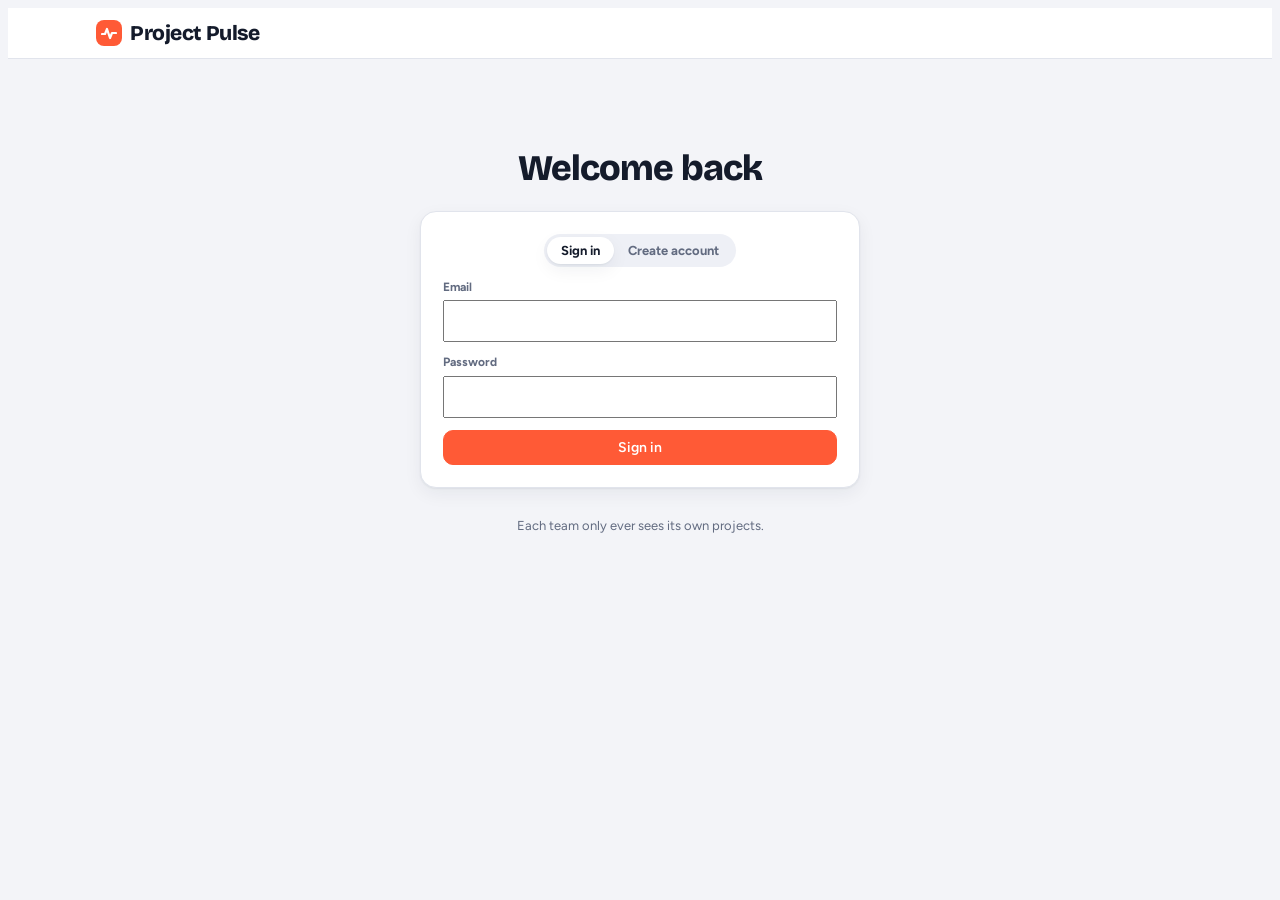
<file: site/index.html>
<!doctype html>
<html lang="en">
<head>
<meta charset="utf-8">
<meta name="viewport" content="width=device-width,initial-scale=1,viewport-fit=cover">
<title>Project Pulse</title>
<meta name="description" content="Tasks, updates and deliveries for your project team, without the admin.">
<link rel="icon" href="data:image/svg+xml,%3Csvg xmlns='http://www.w3.org/2000/svg' viewBox='0 0 32 32'%3E%3Crect width='32' height='32' rx='8' fill='%23ff5a36'/%3E%3Cpath d='M4 18h6l4-10 6 18 4-10h4' fill='none' stroke='white' stroke-width='3' stroke-linecap='round' stroke-linejoin='round'/%3E%3C/svg%3E">
<link rel="preconnect" href="https://fonts.googleapis.com">
<link rel="stylesheet" href="https://fonts.googleapis.com/css2?family=Bricolage+Grotesque:opsz,wght@12..96,600;12..96,800&family=Figtree:wght@400;500;600;700&family=JetBrains+Mono:wght@500&display=swap">
<link rel="stylesheet" href="style.css?v=18">
</head>
<body>
<header>
  <div class="wrap bar">
    <div class="brand"><i><svg width="16" height="16" viewBox="0 0 16 16" aria-hidden="true"><path d="M1 9h3l2-5 3 9 2-5h4" fill="none" stroke="#fff" stroke-width="2.2" stroke-linecap="round" stroke-linejoin="round"/></svg></i>Project Pulse</div>
    <select class="projsel" id="teamsel" aria-label="Team" hidden></select>
    <select class="projsel" id="projsel" aria-label="Project" hidden></select>
    <div class="who" id="who"></div>
  </div>
</header>
<main class="wrap">
  <div class="tabs" id="tabs"></div>
  <div id="view"><div class="loading">Loading…</div></div>
</main>
<datalist id="aboutlist"></datalist>
<canvas id="fx" aria-hidden="true"></canvas>
<div class="toast" id="toast" role="status"></div>
<script src="config.js?v=18"></script>
<script src="app.js?v=18"></script>
</body>
</html>
</file>
<file: site/style.css>
/* Layout: persona bar on top; manager = composer + attention + board; team = new-for-you + task cards + side rail (updates, week, team tower) */
:root{
  --bg:#f3f4f8; --card:#ffffff; --ink:#141b2b; --muted:#626b80; --line:#e1e4ec; --soft:#eef0f6;
  --accent:#ff5a36; --accent-ink:#ffffff; --accent-soft:#ffe6df;
  --teal:#0f9d8c; --teal-soft:#d9f3ef; --sun:#f5b100; --sun-soft:#fff2cc; --red:#d9363e; --red-soft:#fde2e3; --violet:#6b4fd8; --violet-soft:#e8e3fb; --blue:#2f6fe0; --blue-soft:#e0eafc;
  --f-display:"Bricolage Grotesque",system-ui,sans-serif; --f-body:"Figtree",system-ui,sans-serif; --f-mono:"JetBrains Mono",ui-monospace,monospace;
  --shadow:0 1px 2px rgba(20,27,43,.06),0 6px 18px rgba(20,27,43,.06);
}
@media (prefers-color-scheme: dark){:root:not([data-theme="light"]){
  --bg:#0f131c; --card:#171d29; --ink:#eef1f7; --muted:#9ba4b8; --line:#283043; --soft:#1e2534;
  --accent:#ff7a5c; --accent-ink:#1a0e0a; --accent-soft:#3b211b;
  --teal:#3fd0bd; --teal-soft:#123430; --sun:#ffc94a; --sun-soft:#3a2f12; --red:#ff7b81; --red-soft:#3b1a1d; --violet:#a994ff; --violet-soft:#272044; --blue:#7aa7ff; --blue-soft:#1a2747;
  --shadow:0 1px 2px rgba(0,0,0,.3),0 6px 18px rgba(0,0,0,.25); color-scheme:dark}}
:root[data-theme="dark"]{
  --bg:#0f131c; --card:#171d29; --ink:#eef1f7; --muted:#9ba4b8; --line:#283043; --soft:#1e2534;
  --accent:#ff7a5c; --accent-ink:#1a0e0a; --accent-soft:#3b211b;
  --teal:#3fd0bd; --teal-soft:#123430; --sun:#ffc94a; --sun-soft:#3a2f12; --red:#ff7b81; --red-soft:#3b1a1d; --violet:#a994ff; --violet-soft:#272044; --blue:#7aa7ff; --blue-soft:#1a2747;
  --shadow:0 1px 2px rgba(0,0,0,.3),0 6px 18px rgba(0,0,0,.25); color-scheme:dark}
*{box-sizing:border-box}
body{background:var(--bg);color:var(--ink);font-family:var(--f-body);font-size:15px;line-height:1.45}
.wrap{max-width:1120px;margin:0 auto;padding-left:max(16px,env(safe-area-inset-left,0px));padding-right:max(16px,env(safe-area-inset-right,0px))}
body::before{content:"";position:fixed;inset:0 0 auto;height:env(safe-area-inset-top,0px);z-index:30;background:var(--card)}
header{position:sticky;top:env(safe-area-inset-top,0px);z-index:20;background:var(--card);border-bottom:1px solid var(--line)}
.bar{display:flex;flex-wrap:wrap;align-items:center;gap:10px 18px;padding-block:10px}
.brand{font-family:var(--f-display);font-weight:800;font-size:21px;letter-spacing:-.02em;display:flex;align-items:center;gap:8px}
.brand i{width:26px;height:26px;border-radius:8px;background:var(--accent);display:grid;place-items:center}
.proj{font-size:13px;color:var(--muted)}
.proj b{color:var(--ink)}
.who{margin-left:auto;display:flex;align-items:center;gap:8px;flex-wrap:wrap}
.who>span{font-size:12px;color:var(--muted);font-weight:600}
.personas{display:flex;gap:4px;background:var(--soft);padding:4px;border-radius:999px}
.persona{border:0;background:none;padding:3px;border-radius:999px;cursor:pointer;display:flex;align-items:center;gap:6px;color:var(--muted);font:600 13px var(--f-body)}
.persona[aria-pressed="true"]{background:var(--card);color:var(--ink);box-shadow:var(--shadow);padding-right:10px}
.persona .nm{display:none}
.persona[aria-pressed="true"] .nm{display:inline}
.av{width:30px;height:30px;border-radius:50%;display:inline-grid;place-items:center;font:700 12px var(--f-body);color:#fff;flex:none;position:relative}
.av.sm{width:22px;height:22px;font-size:10px}
.av .mgr{position:absolute;right:-3px;bottom:-3px;width:13px;height:13px;border-radius:50%;background:var(--sun);border:2px solid var(--card)}
.tabs{display:flex;gap:6px;padding-block:14px 4px;flex-wrap:wrap;align-items:center}
.tab{border:1px solid var(--line);background:var(--card);border-radius:999px;padding:7px 16px;font:600 14px var(--f-body);color:var(--muted);cursor:pointer}
.tab[aria-pressed="true"]{background:var(--ink);color:var(--card);border-color:var(--ink)}
.tabs .spacer{flex:1}
.linkbtn{background:none;border:0;color:var(--muted);font:500 13px var(--f-body);cursor:pointer;text-decoration:underline;text-underline-offset:3px}
main{padding-block:8px 70px}
h1{font-family:var(--f-display);font-weight:800;font-size:clamp(26px,4vw,36px);letter-spacing:-.025em;line-height:1.1;margin:10px 0 6px;text-wrap:balance}
h2{font-family:var(--f-display);font-weight:800;font-size:18px;letter-spacing:-.01em;margin:0 0 12px;display:flex;align-items:center;gap:8px}
h2 .n{font:700 12px var(--f-body);background:var(--soft);color:var(--muted);padding:1px 8px;border-radius:999px}
.sub{color:var(--muted);margin:0 0 20px;font-size:15.5px}
.sub b{color:var(--ink)}
button{font-family:var(--f-body)}
button:focus-visible,input:focus-visible,select:focus-visible,textarea:focus-visible{outline:2px solid var(--accent);outline-offset:2px}
.btn{border:1px solid var(--line);background:var(--card);color:var(--ink);border-radius:10px;padding:8px 14px;font-weight:600;font-size:14px;cursor:pointer;display:inline-flex;align-items:center;gap:6px;transition:transform .12s}
.btn:hover{border-color:var(--ink)}
.btn:active{transform:scale(.97)}
.btn.go{background:var(--accent);border-color:var(--accent);color:var(--accent-ink)}
.btn.teal{background:var(--teal);border-color:var(--teal);color:var(--card)}
.btn.quiet{background:var(--soft);border-color:transparent}
.btn.sm{padding:5px 10px;font-size:13px;border-radius:8px}
.layout{display:grid;grid-template-columns:minmax(0,1fr) 330px;gap:22px;align-items:start}
@media (max-width:900px){.layout{grid-template-columns:minmax(0,1fr)}}
.stack{display:flex;flex-direction:column;gap:12px;min-width:0}
.panel{background:var(--card);border:1px solid var(--line);border-radius:16px;padding:16px;box-shadow:var(--shadow);min-width:0}
/* task card */
.task{background:var(--card);border:1px solid var(--line);border-radius:16px;padding:14px 16px;box-shadow:var(--shadow);display:flex;flex-direction:column;gap:10px;min-width:0}
.task.fresh{border:2px solid var(--accent);animation:pop .5s ease-out}
.task.isdone{background:var(--soft);box-shadow:none}
.task.isdone .ttl{text-decoration:line-through;text-decoration-color:var(--muted);color:var(--muted)}
@keyframes pop{0%{transform:scale(.96);opacity:.4}60%{transform:scale(1.01)}100%{transform:none;opacity:1}}
.thead{display:flex;align-items:center;gap:8px;flex-wrap:wrap;font-size:13px;color:var(--muted)}
.ttl{font-weight:700;font-size:16.5px;line-height:1.3}
.tags{display:flex;gap:6px;flex-wrap:wrap;align-items:center}
.tag{font-size:12px;font-weight:700;padding:3px 9px;border-radius:999px;white-space:nowrap}
.tw1{background:var(--accent-soft);color:var(--accent)} .tw2{background:var(--teal-soft);color:var(--teal)} .twp{background:var(--sun-soft);color:#9a6b00} .twb{background:var(--violet-soft);color:var(--violet)}
@media (prefers-color-scheme: dark){:root:not([data-theme="light"]) .twp{color:var(--sun)}}
:root[data-theme="dark"] .twp{color:var(--sun)}
.due{background:var(--soft);color:var(--ink)} .due.today{background:var(--sun-soft);color:#9a6b00} .due.late{background:var(--red-soft);color:var(--red)}
@media (prefers-color-scheme: dark){:root:not([data-theme="light"]) .due.today{color:var(--sun)}}
:root[data-theme="dark"] .due.today{color:var(--sun)}
.st{font-size:12px;font-weight:700;padding:3px 9px;border-radius:6px;text-transform:uppercase;letter-spacing:.04em}
.st.new{background:var(--blue-soft);color:var(--blue)} .st.doing{background:var(--teal-soft);color:var(--teal)} .st.stuck{background:var(--red-soft);color:var(--red)} .st.done{background:var(--soft);color:var(--muted)}
.acts{display:flex;gap:8px;flex-wrap:wrap}
.drawer{background:var(--soft);border-radius:12px;padding:12px;display:flex;flex-direction:column;gap:10px}
.drawer .q{font-weight:600;font-size:14px}
.chips{display:flex;gap:6px;flex-wrap:wrap}
.chip{border:1px solid var(--line);background:var(--card);color:var(--ink);border-radius:999px;padding:6px 12px;font:600 13px var(--f-body);cursor:pointer}
.chip[aria-pressed="true"]{background:var(--ink);color:var(--card);border-color:var(--ink)}
.chip.auto{border-style:dashed;border-color:var(--accent);color:var(--accent);background:var(--accent-soft)}
input[type=text],input[type=date],select,textarea{font:inherit;border:1px solid var(--line);background:var(--card);color:var(--ink);border-radius:10px;padding:8px 10px}
.kudo{display:inline-flex;align-items:center;gap:6px;font-size:13px;font-weight:600;color:var(--violet);background:var(--violet-soft);padding:4px 10px;border-radius:999px}
.note{font-size:13px;color:var(--red);font-weight:600}
.donewhen{font-size:13px;color:var(--teal);font-weight:600}
/* new-for-you */
.inbox{background:var(--ink);color:var(--card);border-radius:18px;padding:16px;display:flex;flex-direction:column;gap:10px}
.inbox h2{color:var(--card)}
.inbox h2 .n{background:var(--accent);color:var(--accent-ink)}
.nitem{background:rgba(255,255,255,.08);border-radius:12px;padding:12px 14px;display:flex;gap:12px;align-items:center;flex-wrap:wrap}
@media (prefers-color-scheme: dark){:root:not([data-theme="light"]) .inbox{background:var(--soft);color:var(--ink)}:root:not([data-theme="light"]) .inbox h2{color:var(--ink)}}
:root[data-theme="dark"] .inbox{background:var(--soft);color:var(--ink)} :root[data-theme="dark"] .inbox h2{color:var(--ink)}
.nitem .tx{flex:1;min-width:180px}
.nitem .tx b{display:block;font-size:15.5px}
.nitem .tx span{font-size:13px;opacity:.75}
/* side rail */
.rail{display:flex;flex-direction:column;gap:14px}
.upd{display:flex;gap:10px;padding:10px 0;border-top:1px solid var(--line)}
.upd:first-of-type{border-top:0;padding-top:0}
.upd .tx{flex:1;min-width:0;font-size:14px}
.upd .meta{font-size:12px;color:var(--muted);margin-top:4px;display:flex;align-items:center;gap:8px;flex-wrap:wrap}
.seen{display:flex}
.seen .av{margin-left:-6px;border:2px solid var(--card)}
.seen .av:first-child{margin-left:0}
.stats{display:grid;grid-template-columns:repeat(3,minmax(0,1fr));gap:8px}
.stats div{background:var(--soft);border-radius:12px;padding:10px;text-align:center}
.stats b{font-family:var(--f-display);font-size:26px;display:block;line-height:1.1;font-variant-numeric:tabular-nums}
.stats span{font-size:12px;color:var(--muted)}
.badges{display:flex;gap:6px;flex-wrap:wrap;margin-top:10px}
.badge{font-size:12px;font-weight:700;padding:4px 10px;border-radius:999px;background:var(--sun-soft);color:#8a5f00}
@media (prefers-color-scheme: dark){:root:not([data-theme="light"]) .badge{color:var(--sun)}}
:root[data-theme="dark"] .badge{color:var(--sun)}
.towerbox{display:flex;gap:14px;align-items:flex-end}
.towerbox svg{flex:none}
.big{font-family:var(--f-display);font-weight:800;font-size:30px;line-height:1}
.hint{font-size:13px;color:var(--muted)}
/* manager */
.composer{background:var(--card);border:2px solid var(--ink);border-radius:18px;padding:14px;display:flex;flex-direction:column;gap:12px;box-shadow:var(--shadow)}
.seg{display:inline-flex;background:var(--soft);border-radius:999px;padding:3px;align-self:flex-start}
.seg button{border:0;background:none;padding:6px 14px;border-radius:999px;font:700 13px var(--f-body);color:var(--muted);cursor:pointer}
.seg button[aria-pressed="true"]{background:var(--card);color:var(--ink);box-shadow:var(--shadow)}
.composer textarea{border:0;background:transparent;font-size:19px;font-weight:500;resize:none;min-height:56px;padding:4px 2px;width:100%}
.composer textarea:focus-visible{outline:none}
.crow{display:flex;gap:8px;flex-wrap:wrap;align-items:center}
.crow .lbl{font-size:12px;font-weight:700;color:var(--muted);text-transform:uppercase;letter-spacing:.05em;width:46px}
.pick{border:2px solid transparent;background:none;border-radius:999px;padding:2px;cursor:pointer}
.pick[aria-pressed="true"]{border-color:var(--accent)}
.dotn{display:inline-grid;place-items:center;min-width:18px;height:18px;padding:0 5px;border-radius:999px;background:var(--accent);color:var(--accent-ink);font-size:11px;font-weight:800;margin-left:4px}
.ucard{background:var(--card);border:1px solid var(--line);border-radius:16px;padding:14px 16px;box-shadow:var(--shadow);display:flex;flex-direction:column;gap:10px}
.ucard.pinned{border:2px solid var(--sun)}
.utext{font-size:16px;line-height:1.5;max-width:70ch}
.ucard .meta{display:flex;align-items:center;gap:8px;flex-wrap:wrap}
.pin{font-size:11px;font-weight:800;text-transform:uppercase;letter-spacing:.06em;color:#8a5f00;background:var(--sun-soft);padding:2px 8px;border-radius:5px}
@media (prefers-color-scheme: dark){:root:not([data-theme="light"]) .pin{color:var(--sun)}}
:root[data-theme="dark"] .pin{color:var(--sun)}
.ufilters{display:flex;flex-direction:column;gap:10px}
.ufilters input[type=search]{font:inherit;font-size:16px;border:1px solid var(--line);background:var(--card);color:var(--ink);border-radius:12px;padding:11px 14px;width:100%}
.prow{display:flex;align-items:center;gap:12px;padding:10px 0;border-top:1px solid var(--line);flex-wrap:wrap}
.panel h2+.prow{border-top:0}
.pinfo{flex:1;min-width:160px;display:flex;flex-direction:column}
.ctop{display:flex;justify-content:space-between;align-items:center;gap:10px;flex-wrap:wrap}
.ctitle{font:800 20px var(--f-display);letter-spacing:-.01em}
.addp{display:inline-flex;gap:6px;align-items:center;flex-wrap:wrap}
.addp input{width:170px;padding:6px 10px}
.bulkhead{font-size:13px;color:var(--muted)}
.bulkhead b{color:var(--ink)}
.brow{display:flex;align-items:center;gap:8px;flex-wrap:wrap;background:var(--soft);border-radius:10px;padding:8px 10px}
.brow .bt{flex:1;min-width:160px;font-weight:600;font-size:14px}
.brow select{padding:5px 8px;font-size:13px}
.cfoot{display:flex;justify-content:space-between;align-items:center;gap:10px;flex-wrap:wrap;border-top:1px solid var(--line);padding-top:10px}
.alerts{display:grid;grid-template-columns:repeat(auto-fit,minmax(150px,1fr));gap:10px}
.alert{border:1px solid var(--line);background:var(--card);border-radius:14px;padding:12px 14px;text-align:left;cursor:pointer;display:flex;flex-direction:column;gap:2px;box-shadow:var(--shadow)}
.alert b{font-family:var(--f-display);font-size:28px;line-height:1}
.alert span{font-size:13px;color:var(--muted);font-weight:600}
.alert.red b{color:var(--red)} .alert.sun b{color:#b98300} .alert.blue b{color:var(--blue)} .alert.teal b{color:var(--teal)}
@media (prefers-color-scheme: dark){:root:not([data-theme="light"]) .alert.sun b{color:var(--sun)}}
:root[data-theme="dark"] .alert.sun b{color:var(--sun)}
.alert[aria-pressed="true"]{border:2px solid var(--ink)}
.boardwrap{overflow-x:auto;padding-bottom:6px}
.board{display:grid;grid-template-columns:repeat(4,minmax(220px,1fr));gap:12px;min-width:920px}
.col{background:var(--soft);border-radius:16px;padding:10px;display:flex;flex-direction:column;gap:8px;min-width:0}
.col h3{margin:2px 4px 4px;font:800 14px var(--f-display);display:flex;justify-content:space-between;align-items:center}
.mini{background:var(--card);border:1px solid var(--line);border-radius:12px;padding:10px 12px;display:flex;flex-direction:column;gap:7px;transition:opacity .2s}
.mini.dim{opacity:.28}
.mini .t{font-weight:700;font-size:14px;line-height:1.3}
.mini .row{display:flex;gap:6px;align-items:center;flex-wrap:wrap;font-size:12px;color:var(--muted)}
.mini .acts .btn{padding:4px 9px;font-size:12px}
.eye{font-size:12px;font-weight:600}
.eye.no{color:var(--red)} .eye.yes{color:var(--teal)}
/* history */
.hfilters{display:flex;gap:10px;flex-wrap:wrap;align-items:flex-end;margin-bottom:14px}
.hfilters label{display:flex;flex-direction:column;gap:4px;font-size:12px;font-weight:700;color:var(--muted)}
.day{font:800 13px var(--f-display);color:var(--muted);text-transform:uppercase;letter-spacing:.06em;margin:16px 0 6px}
.ev{display:grid;grid-template-columns:52px 26px minmax(0,1fr);gap:10px;align-items:start;padding:8px 0;border-top:1px solid var(--line);font-size:14px}
.ev .tm{font:500 12px var(--f-mono);color:var(--muted);padding-top:4px}
.ev .k{font-weight:700}
.toast{position:fixed;left:50%;bottom:calc(22px + env(safe-area-inset-bottom,0px));transform:translate(-50%,20px);background:var(--ink);color:var(--card);padding:11px 18px;border-radius:12px;font-weight:600;font-size:14px;opacity:0;transition:.25s;pointer-events:none;z-index:60;max-width:calc(100% - 32px);box-shadow:var(--shadow)}
.toast.show{opacity:1;transform:translate(-50%,0)}
#fx{position:fixed;inset:0;pointer-events:none;z-index:55}
.empty{text-align:center;padding:24px;color:var(--muted);font-size:14px}
.demo{font-size:12.5px;color:var(--muted)}
@media (prefers-reduced-motion:reduce){*{animation:none!important;transition:none!important}}
/* v5: projects, about field, schedule, warnings */
.projsel{font:700 14px var(--f-body);border:1px solid var(--line);background:var(--soft);color:var(--ink);border-radius:10px;padding:7px 10px;max-width:260px}
.aboutin{flex:1;min-width:200px;max-width:360px}
.suggest{display:flex;gap:6px;flex-wrap:wrap}
.suggest button{border:1px dashed var(--line);background:none;color:var(--muted);border-radius:999px;padding:4px 10px;font:600 12px var(--f-body);cursor:pointer}
.suggest button:hover{color:var(--ink);border-color:var(--ink)}
.warns{display:flex;flex-direction:column;gap:8px}
.warn{display:flex;gap:12px;align-items:flex-start;border-radius:14px;padding:12px 14px;font-size:14.5px;border:1px solid}
.warn.red{background:var(--red-soft);border-color:var(--red);color:var(--ink)}
.warn.amber{background:var(--sun-soft);border-color:var(--sun);color:var(--ink)}
.warn .ic{flex:none;width:26px;height:26px;border-radius:50%;display:grid;place-items:center;font-weight:800;color:#fff}
.warn.red .ic{background:var(--red)} .warn.amber .ic{background:var(--sun);color:#3a2a00}
.warn .tx{flex:1;min-width:0}
.warn .tx b{display:block}
.pbar{height:12px;border-radius:999px;background:var(--soft);overflow:hidden;border:1px solid var(--line)}
.pbar span{display:block;height:100%;border-radius:999px;background:var(--teal);transition:width .6s ease}
.pbar.amber span{background:var(--sun)} .pbar.red span{background:var(--red)}
.mcard{background:var(--card);border:1px solid var(--line);border-radius:18px;padding:16px 18px;box-shadow:var(--shadow);display:flex;flex-direction:column;gap:12px;min-width:0}
.mcard.past{opacity:.75}
.mtop{display:flex;justify-content:space-between;gap:12px;align-items:flex-start;flex-wrap:wrap}
.mname{font:800 19px var(--f-display);letter-spacing:-.01em}
.count{text-align:right;font:800 30px var(--f-display);line-height:1}
.count small{display:block;font:600 12px var(--f-body);color:var(--muted)}
.count.red{color:var(--red)} .count.amber{color:#b98300}
@media (prefers-color-scheme: dark){:root:not([data-theme="light"]) .count.amber{color:var(--sun)}}
:root[data-theme="dark"] .count.amber{color:var(--sun)}
.mgrid{display:grid;grid-template-columns:minmax(0,1fr) minmax(0,1fr);gap:14px}
@media (max-width:640px){.mgrid{grid-template-columns:minmax(0,1fr)}}
.mgrid h4{margin:0 0 6px;font:700 12px var(--f-body);text-transform:uppercase;letter-spacing:.06em;color:var(--muted)}
.dl{display:flex;flex-direction:column;gap:4px}
.dl label{display:flex;gap:8px;align-items:center;font-size:14px;padding:4px 0}
.dl label.ok span{text-decoration:line-through;color:var(--muted)}
.dl input{width:17px;height:17px;accent-color:var(--teal)}
.ditem{display:flex;gap:8px;align-items:center;flex-wrap:wrap;font-size:14px;padding:3px 0}
.ditem label{flex:1;min-width:140px}
.ditem .x{flex:1;min-width:120px;font-weight:600}
.ditem .x.dn{text-decoration:line-through;color:var(--muted)}
.assignrow{background:var(--soft);border-radius:10px;padding:8px;margin:2px 0 6px}
.assignrow select,.assignrow input,.additem select,.additem input[type=date]{padding:5px 8px;font-size:13px}
.additem{display:flex;flex-direction:column;gap:6px;margin-top:10px;padding-top:10px;border-top:1px dashed var(--line)}
.additem input[type=text]{padding:6px 10px}
.tl{display:flex;flex-direction:column;gap:6px}
.tl div{display:flex;gap:8px;align-items:center;font-size:13.5px}
.tl div span.x{flex:1;min-width:0}
.track{position:relative;height:92px;margin:6px 0 0;min-width:600px}
.trackwrap{overflow-x:auto;overflow-y:hidden;padding-bottom:4px}
.track .line{position:absolute;left:0;right:0;top:30px;height:4px;border-radius:4px;background:var(--line)}
.track .done{position:absolute;left:0;top:30px;height:4px;border-radius:4px;background:var(--ink)}
.track .mk{position:absolute;top:22px;transform:translateX(-50%);display:flex;flex-direction:column;align-items:center;gap:4px;width:110px;text-align:center}
.track .mk i{width:20px;height:20px;border-radius:50%;border:3px solid var(--card);box-shadow:0 0 0 2px var(--ink);background:var(--card)}
.track .mk.ok i{background:var(--teal);box-shadow:0 0 0 2px var(--teal)}
.track .mk.risk i{background:var(--red);box-shadow:0 0 0 2px var(--red)}
.track .mk b{font-size:12px;line-height:1.2}
.track .mk span{font-size:11px;color:var(--muted)}
.track .today{position:absolute;top:0;bottom:30px;width:2px;background:var(--accent)}
.track .today span{position:absolute;top:-2px;left:6px;font:800 11px var(--f-body);color:var(--accent);white-space:nowrap}
.form{display:flex;flex-direction:column;gap:10px}
.form label{display:flex;flex-direction:column;gap:4px;font-size:12px;font-weight:700;color:var(--muted)}
.form textarea{min-height:90px;resize:vertical}
.nextdel .pbar{margin:10px 0 6px}
.loginnote{background:var(--blue-soft);border-radius:14px;padding:14px 16px;font-size:14px;display:flex;flex-direction:column;gap:6px}
.loginnote b{color:var(--blue)}
/* real app additions */
.auth{max-width:440px;margin:6vh auto 0;display:flex;flex-direction:column;gap:16px}
.auth .panel{display:flex;flex-direction:column;gap:12px;padding:22px}
.auth label{display:flex;flex-direction:column;gap:4px;font-size:12px;font-weight:700;color:var(--muted)}
.auth input{font-size:16px;padding:10px 12px}
.auth .err{color:var(--red);font-weight:600;font-size:14px}
.auth .or{font-size:13px;color:var(--muted);text-align:center}
.saving{font-size:12px;color:var(--muted)}
.invite{display:flex;gap:8px;align-items:center;flex-wrap:wrap;background:var(--soft);border-radius:12px;padding:10px 12px}
.invite code{font:700 18px var(--f-mono);letter-spacing:.08em}
.loading{text-align:center;padding:60px 0;color:var(--muted)}
.mechip{display:flex;align-items:center;gap:8px;font-weight:600;font-size:14px}

/* celebrations */
.celebrate{position:fixed;inset:0;z-index:60;display:grid;place-items:center;padding:16px;background:rgba(20,27,43,.45);animation:cin .25s ease}
.celebrate.out{opacity:0;transition:opacity .25s}
.celebrate .cbox{background:var(--card,#fff);border-radius:22px;padding:28px 26px;max-width:380px;width:100%;text-align:center;box-shadow:0 20px 60px rgba(0,0,0,.25);animation:pop .45s cubic-bezier(.2,1.4,.4,1)}
.celebrate .cicon{font-size:64px;line-height:1;animation:bounce 1.2s ease infinite}
.celebrate h2{font-family:"Bricolage Grotesque",sans-serif;font-size:26px;margin:12px 0 6px;justify-content:center}
.celebrate p{color:var(--muted);margin:0 0 16px}
.celebrate.team .cbox{border:3px solid var(--sun,#f5b100)}
.celebrate .cteam{display:flex;justify-content:center;flex-wrap:wrap;gap:4px;margin-bottom:16px}
.celebrate .btn{justify-content:center;min-width:140px}
@keyframes cin{from{opacity:0}}
@keyframes pop{from{transform:scale(.6);opacity:0}}
@keyframes bounce{0%,100%{transform:translateY(0)}50%{transform:translateY(-8px)}}
@media (prefers-reduced-motion:reduce){.celebrate,.celebrate .cbox,.celebrate .cicon{animation:none}}
.trophies{display:flex;flex-wrap:wrap;gap:8px}
.trophy{display:flex;flex-direction:column;align-items:center;gap:2px;width:84px;padding:8px 4px;border-radius:12px;background:color-mix(in srgb,var(--sun,#f5b100) 14%,transparent);text-align:center}
.trophy span{font-size:30px}.trophy b{font-size:12px;line-height:1.2}.trophy small{font-size:11px;color:var(--muted)}

/* editing */
.editbox{display:flex;flex-direction:column;gap:8px;padding:10px;border:2px dashed var(--accent);border-radius:12px;background:var(--card);margin:4px 0}
.editbox label{display:flex;flex-direction:column;gap:3px;font-size:12px;font-weight:600;color:var(--muted);flex:1;min-width:0}
.editbox input,.editbox select,.editbox textarea{font:inherit;font-size:14px;color:var(--ink);padding:7px 9px;border:1px solid var(--line);border-radius:8px;background:var(--bg);width:100%;box-sizing:border-box}
.editbox .erow{display:flex;gap:8px;flex-wrap:wrap}
.editbox .erow label{min-width:140px}
.editbox .acts{display:flex;gap:6px;align-items:center;flex-wrap:wrap}
.spacer{flex:1}
.btn.danger{background:transparent;color:var(--red,#d93025);border:1px solid currentColor}
.btn.danger:hover{background:var(--red,#d93025);color:#fff}
.linkbtn.edl{font-size:12px;opacity:.75;padding:2px 4px;white-space:nowrap}
.linkbtn.edl:hover{opacity:1}
.mname .linkbtn.edl{vertical-align:middle}
.inl{display:flex;gap:6px;align-items:center}
.inl input{flex:1;min-width:0}
.logobox{min-height:70px;display:flex;align-items:center;justify-content:center;border:1px dashed var(--line);border-radius:12px;padding:10px;margin-bottom:10px;background:#fff}
.logobox img{max-height:80px;max-width:100%;object-fit:contain}

/* report */
.rcontrols{display:flex;flex-direction:column;gap:12px}
.rbtns{display:flex;gap:8px;flex-wrap:wrap;align-items:center}
.rwrap{margin-top:14px;overflow-x:auto}
.report{background:#fff;color:#141b2b;border-radius:14px;box-shadow:var(--shadow);padding:32px 34px;max-width:900px;margin:0 auto;font-family:Figtree,Arial,sans-serif;font-size:13px}
.report.printing{box-shadow:none;border-radius:0;padding:0;max-width:none}
.rhead{display:flex;gap:20px;align-items:center;border-bottom:3px solid #141b2b;padding-bottom:16px;margin-bottom:18px}
.rlogo{max-height:64px;max-width:200px;object-fit:contain}
.rteam{font-size:12px;color:#6b7280;font-weight:600;text-transform:uppercase}
.rtitle h2{font-family:"Bricolage Grotesque",Arial,sans-serif;font-size:24px;margin:2px 0 4px;color:#141b2b}
.rmeta{color:#6b7280;font-size:12px}
.rtiles{display:grid;grid-template-columns:repeat(6,1fr);gap:8px;margin-bottom:8px}
.rtile{border:1px solid #e5e7eb;border-radius:10px;padding:10px;text-align:center}
.rtile b{display:block;font-size:22px;font-family:"Bricolage Grotesque",Arial,sans-serif}
.rtile span{font-size:11px;color:#6b7280}
.rtile.ok b{color:#0f9d8c}.rtile.bad b{color:#d93025}
.report h3{font-size:15px;margin:22px 0 8px;color:#141b2b;display:flex;align-items:center;gap:8px}
.rcount{font-size:11px;background:#141b2b;color:#fff;border-radius:99px;padding:1px 8px}
.rtable{width:100%;border-collapse:collapse;font-size:12px}
.rtable th{background:#141b2b;color:#fff;text-align:left;padding:7px 8px;font-weight:600}
.rtable td{padding:6px 8px;border-bottom:1px solid #eef0f3;vertical-align:top}
.rtable tbody tr:nth-child(even) td{background:#f8f9fb}
.rbar{display:inline-block;width:60px;height:6px;border-radius:9px;background:#e5e7eb;vertical-align:middle;overflow:hidden}
.rbar i{display:block;height:100%;background:#0f9d8c}
.rst{display:inline-block;font-size:11px;font-weight:600;padding:1px 8px;border-radius:99px;background:#eef0f3;color:#374151}
.rst.delivered,.rst.done,.rst.ontrack{background:#dcf5f1;color:#0b7a6c}
.rst.atrisk,.rst.stuck,.rst.overdue,.rst.late{background:#fde4e2;color:#b42318}
.rst.doing{background:#e3ecfd;color:#1f56c2}
.rfoot{margin-top:24px;padding-top:10px;border-top:1px solid #e5e7eb;color:#9ca3af;font-size:11px;text-align:center}
@media (max-width:700px){.report{padding:18px}.rtiles{grid-template-columns:repeat(3,1fr)}.rhead{flex-direction:column;align-items:flex-start}}

/* task timing */
.tline{font-size:12px;color:var(--muted);margin-top:6px;line-height:1.5}
.tline b{color:var(--teal);font-weight:600}.tline b.no{color:var(--red)}.tline i{font-style:normal;opacity:.8}
.numin{width:58px;font:inherit;font-size:14px;padding:6px 8px;border:1px solid var(--line);border-radius:8px;background:var(--bg);color:var(--ink)}
#dduetime{font:inherit;font-size:14px;padding:5px 8px;border:1px solid var(--line);border-radius:8px;background:var(--bg);color:var(--ink)}
.mini .tag.due{white-space:normal;max-width:100%;line-height:1.35}
.colbody{display:flex;flex-direction:column;gap:8px;max-height:540px;overflow-y:auto;padding-right:2px;scrollbar-width:thin}

/* delivery checklist */
.dgroup{font:800 13px var(--f-display);text-transform:uppercase;letter-spacing:.04em;color:var(--ink);margin:10px 0 2px;padding-bottom:3px;border-bottom:1px solid var(--line);display:flex;justify-content:space-between}
.dl .dgroup:first-child{margin-top:0}
.irow select.pickp,.irow input.pickd{font:inherit;font-size:13px;padding:4px 6px;border:1px solid var(--line);border-radius:8px;background:var(--bg);color:var(--ink);width:auto}
.irow input.pickd{width:132px;height:auto}
.whohas{display:flex;flex-wrap:wrap;gap:6px;align-items:center;margin:0 0 8px}
.whohas .lbl{font-size:11px;font-weight:700;text-transform:uppercase;color:var(--muted);margin-right:2px}
.whochip{display:inline-flex;gap:5px;align-items:center;background:var(--soft);border-radius:99px;padding:2px 9px 2px 3px;font-size:12px}
.whochip b{color:var(--teal)}
.sendbar{display:flex;gap:10px;align-items:center;flex-wrap:wrap;margin-top:10px}
.additem textarea{font:inherit;font-size:14px;padding:8px 10px;border:1px solid var(--line);border-radius:10px;background:var(--bg);color:var(--ink);resize:vertical;width:100%;box-sizing:border-box}
.additem .crow input[type=text]{flex:1}
.mgrid{grid-template-columns:1fr !important}
.irow label{flex:1 1 220px}
.fullboard{margin-top:18px}
.fullboard h2{font:800 18px var(--f-display);margin:0 0 10px;display:flex;gap:8px;align-items:baseline}
.board{grid-template-columns:repeat(4,minmax(0,1fr)) !important;min-width:0 !important}
@media (max-width:900px){.board{grid-template-columns:repeat(2,minmax(0,1fr)) !important}}
@media (max-width:520px){.board{grid-template-columns:minmax(0,1fr) !important}}
.alertban{display:flex;gap:12px;align-items:center;flex-wrap:wrap;justify-content:space-between;background:var(--card);border:1px dashed var(--accent);border-radius:14px;padding:10px 14px;font-size:14px}
.teamtoday summary{list-style:none;cursor:pointer}
.teamtoday summary::-webkit-details-marker{display:none}
.teamtoday summary h2{margin:0;display:flex;align-items:center;gap:6px;flex-wrap:wrap}
.teamtoday summary h2::after{content:"▾";margin-left:auto;color:var(--muted);font-size:14px;transition:transform .15s}
.teamtoday[open] summary h2::after{transform:rotate(180deg)}
.teamtoday .ttav{display:inline-flex;margin-left:4px}.teamtoday .ttav .av{margin-left:-6px;border:2px solid var(--card)}
.teamtoday[open] .ttav{display:none}
.ttlist{max-height:260px;overflow-y:auto;margin-top:10px;scrollbar-width:thin}

/* board filter */
.bfilter{display:flex;gap:8px 18px;flex-wrap:wrap;justify-content:space-between;align-items:center;margin-bottom:10px}
.bfilter .chips{align-items:center}
.bfilter .cn{opacity:.6;font-weight:500;margin-left:2px}
.bfilter select{font:600 13px var(--f-body);padding:6px 10px;border:1px solid var(--line);border-radius:999px;background:var(--card);color:var(--ink);width:auto;max-width:230px}
.bfilter select.on{background:var(--ink);color:var(--card);border-color:var(--ink)}
.colbody.flat{display:grid;grid-template-columns:repeat(auto-fill,minmax(min(230px,100%),1fr));align-items:start}
</file>
